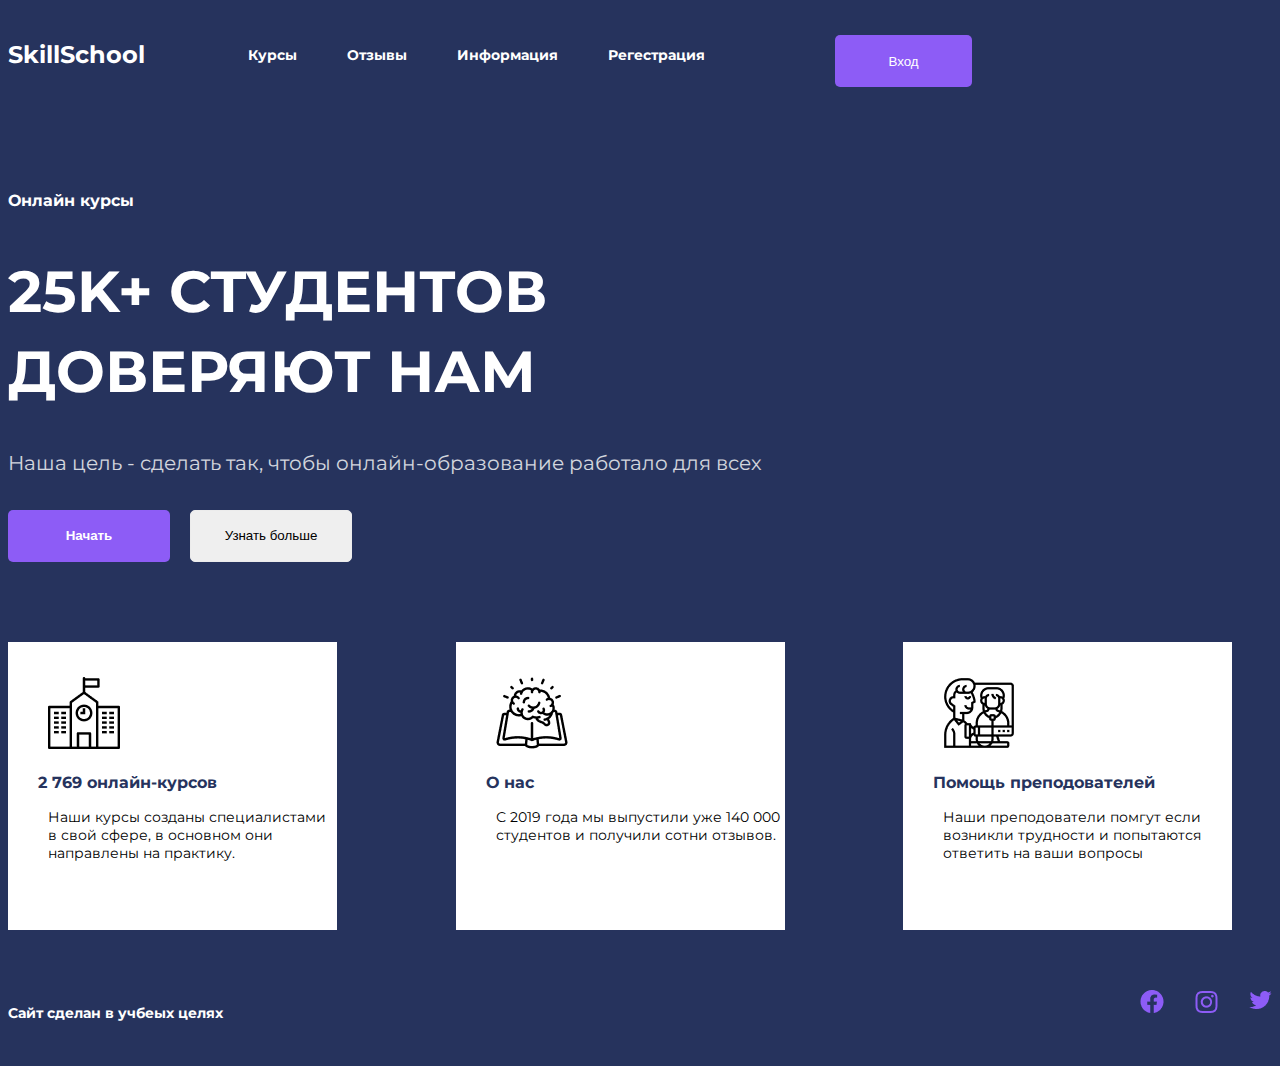
<file: index.html>
<!DOCTYPE html>
<html lang="en">
<head>
    <meta charset="UTF-8">
    <meta http-equiv="X-UA-Compatible" content="IE=edge">
    <meta name="viewport" content="width=device-width, initial-scale=1.0">
    <title>Главная</title>
    <link href="https://cdn.jsdelivr.net/npm/bootstrap@5.1.3/dist/css/bootstrap.min.css" rel="stylesheet" integrity="sha384-1BmE4kWBq78iYhFldvKuhfTAU6auU8tT94WrHftjDbrCEXSU1oBoqyl2QvZ6jIW3" crossorigin="anonymous">
    <link rel="stylesheet" href="   css/style.css">
    <link rel="stylesheet" href="css/adaptiv/adaptive-index.css">
</head>
<body>
    <div class="container">
        <header>
                <div class="header">
                        <div class="logo"><a href="index.html"><h3 class="logo">SkillSchool</h3></a></div>
                            <nav>
                                <div class="navlinks">
                                    <a class="links" href="html/curs.html">Курсы</a>
                                    <a class="links" href="html/reviews.html">Отзывы</a>
                                    <a class="links" href="html/info.html">Информация</a>
                                    <a class="links" href="html/formreg.html">Регестрация</a>
                                    <div class="head-btn"> <a href="html/formlog.html"><button class="join">Вход</button></a></div>
                                </div>
                        </nav>
                </div>
        </header>
    </div>
    <div class="container">
        <main>
                <div class="about-main">
                    <div class="about-text">
                        <p>Онлайн курсы</p>
                        <h1>25K+ СТУДЕНТОВ<br>ДОВЕРЯЮТ НАМ</h1>
                        <h4>Наша цель - сделать так, чтобы онлайн-образование работало для всех</h4>
                        <div class="about-btn">
                            <div class="now">
                                <a href="html/formreg.html"><button class="now-btn">Начать</button></a>
                            </div>
                            <div class="learn">
                                <a href="html/info.html"><button class="learn-btn">Узнать больше</button></a>
                            </div>
                        </div>
                    </div>
                </div>
    </div>
    
    <div class="container">
                <div class="info-bloks">
                    <div class="info">
                        <div class="info-img"><img src="img/iconcool-icon-l19.png" alt="cool-icon-l19"></div>
                        <div class="info-h3"><h3>2 769 онлайн-курсов</h3></div>
                        <div class="text-info"><p>Наши курсы созданы специалистами в свой сфере, в основном они направлены на практику.</p></div>
                    </div>
                    <div class="info">
                        <div class="info-img"><img src="img/iconcool-icon-l22.png" alt="cool-icon-l22"></div>
                        <div class="info-h3"><h3>О нас</h3></div>
                        <div class="text-info"><p>С 2019 года мы выпустили уже 140 000 студентов и получили сотни отзывов.</p></div>
                    </div>
                    <div class="info">
                        <div class="info-img"><img src="img/011-health-check-1.png" alt="011-health-check-1"></div>
                        <div class="info-h3"><h3>Помощь преподователей</h3></div>
                        <div class="text-info"><p>Наши преподователи помгут если возникли трудности и попытаются  ответить на ваши вопросы</p></div>
                    </div>
                </div>
    </div>
</main>
    <div class="container">
            <footer>
                <div class="foot">
                <div class="text-footer">
                    <h3>Сайт сделан в учбеых целях</h3>
                </div>
                <div class="social-links">
                        <div class="social"><a href=""><img src="img/facebooksec-.png" alt="facebook"></a></div>
                        <div class="social"><a href=""><img src="img/ant-design_instagram-outlined.png" alt="instagram"></a></div>
                        <div class="social"><a href=""><img src="img/ant-design_twitter-outlined.png" alt="twitter"></a></div>
                </div>
            </div>
            </footer>
    </div>
</body>

</html>
</file>
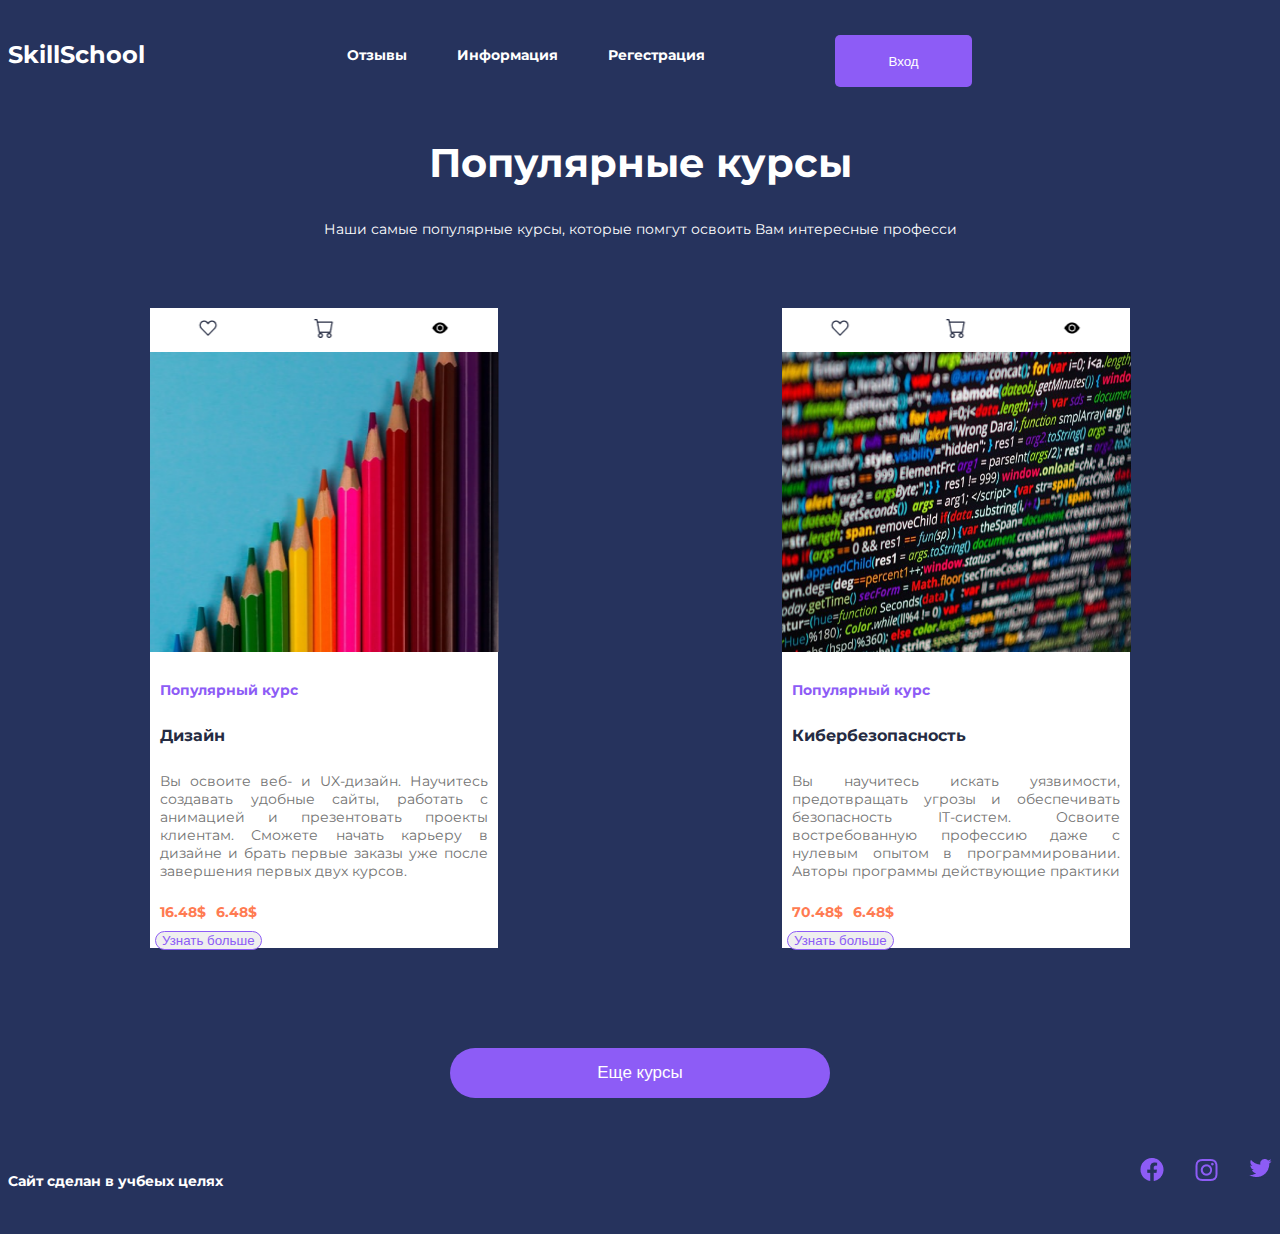
<file: html/curs.html>
<!DOCTYPE html>
<html lang="en">
<head>
    <meta charset="UTF-8">
    <meta http-equiv="X-UA-Compatible" content="IE=edge">
    <meta name="viewport" content="width=device-width, initial-scale=1.0">
    <title>Курсы</title>
    <link href="https://cdn.jsdelivr.net/npm/bootstrap@5.1.3/dist/css/bootstrap.min.css" rel="stylesheet" integrity="sha384-1BmE4kWBq78iYhFldvKuhfTAU6auU8tT94WrHftjDbrCEXSU1oBoqyl2QvZ6jIW3" crossorigin="anonymous">
    <link rel="stylesheet" href="../css/curs.css">
    <link rel="stylesheet" href="../css/adaptiv/adaptive-curs.css">
</head>
<body>
    <div class="container">
        <header>
                <div class="header">
                    <div class="logo"><a href="../index.html"><h3 class="logo">SkillSchool</h3></a></div>
                    <nav>
                        <div class="navlinks">
                            <a class="links" href="reviews.html">Отзывы</a>
                            <a class="links" href="info.html">Информация</a>
                            <a class="links" href="formreg.html">Регестрация</a>
                            <div class="head-btn"> <a href="formlog.html"><button class="join">Вход</button></a></div>
                        </div>
                    </nav>
                </div>
        </header>
    </div>
<main>
            <div class="curs-main">
                <div class="curs-text">
                    <h2>Популярные курсы</h2>
                    <p>Наши самые популярные курсы, которые помгут освоить Вам интересные професси</p>
                </div>
                <div class="curs-block">
                    <div class="curs-info-block">
                        <div class="wrapper-img">
                            <div class="vector-icons">
                                <div><a href=""><img src="../img/like.png" alt=""></a></div>
                                <div><a href=""><img src="../img/basket.png" alt=""></a></div>
                                <div><a href=""><img src="../img/check.png" alt=""></a></div>
                            </div>
                            <img src="../img/Disain.png" alt="">
                        </div>
                            <div class="curs-main-block">
                                <div class="curs-text-info">
                                    <h4>Популярный курс</h4>
                                    <h5>Дизайн</h5>
                                    <p>Вы освоите веб- и UX-дизайн. Научитесь создавать удобные сайты, работать с анимацией и презентовать проекты клиентам. Сможете начать карьеру в дизайне и брать первые заказы уже после завершения первых двух курсов.</p>
                                    <div class="sell">
                                        <div class="sell-h1"><h1>16.48$</h1></div>
                                        <div class="sell-h1"><h1>6.48$</h1></div>
                                    </div>
                                    <div class="button">
                                        <a href=""><button class="btn">Узнать больше</button></a>
                                    </div>
                                </div>
                            </div>
                    </div>
                            
                    <div class="curs-info-block">
                        <div class="wrapper-img">
                            <div class="vector-icons">
                                <div><a href=""><img src="../img/like.png" alt=""></a></div>
                                <div><a href=""><img src="../img/basket.png" alt=""></a></div>
                                <div><a href=""><img src="../img/check.png" alt=""></a></div>
                            </div>
                            <img src="../img/cyber.jpg" alt="">
                        </div>
                            <div class="curs-main-block">
                                <div class="curs-text-info">
                                    <h4>Популярный курс</h4>
                                    <h5>Кибербезопасность</h5>
                                    <p>Вы научитесь искать уязвимости, предотвращать угрозы и обеспечивать безопасность IT-систем. Освоите востребованную профессию даже с нулевым опытом в программировании. Авторы программы действующие практики</p>
                                    <div class="sell">
                                        <div class="sell-h1"><h1>70.48$</h1></div>
                                        <div class="sell-h1"><h1>6.48$</h1></div>
                                    </div>
                                    <div class="button">
                                        <a href=""><button class="btn">Узнать больше</button></a>
                                    </div>
                                </div>
                            </div>
                    </div>
                                </div>
                            </div>
                        </div>
            </div>
            <div class="btn-more">
            <button class="btn-curs">Еще курсы</button>
            </div>
</main>
    <div class="container">
        <footer>
        <div class="foot">
            <div class="text-footer">
                <h3>Сайт сделан в учбеых целях</h3>
            </div>
            <div class="social-links">
                    <div class="social"><a href=""><img src="../img/facebooksec-.png" alt=""></a></div>
                    <div class="social"><a href=""><img src="../img/ant-design_instagram-outlined.png" alt=""></a></div>
                    <div class="social"><a href=""><img src="../img/ant-design_twitter-outlined.png" alt=""></a></div>
            </div>
        </div>
        </footer>
    </div>
</div>
</body>
</file>
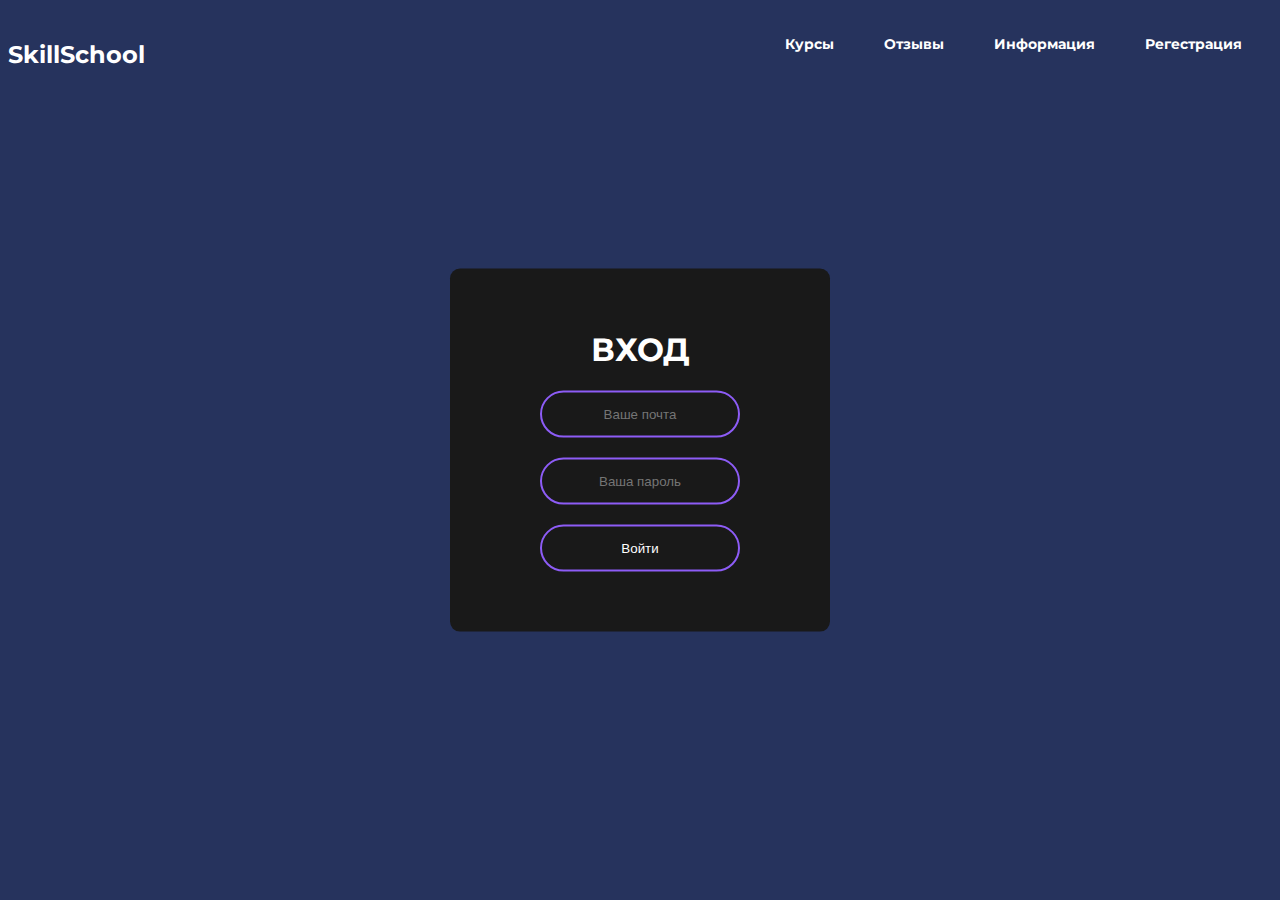
<file: html/formlog.html>
<meta charset="UTF-8">
<html lang="en"></html>
<meta http-equiv="X-UA-Compatible" content="IE=edge">
<meta name="viewport" content="width=device-width, initial-scale=1.0">
<title>Вход</title>
<link href="https://cdn.jsdelivr.net/npm/bootstrap@5.1.3/dist/css/bootstrap.min.css" rel="stylesheet" integrity="sha384-1BmE4kWBq78iYhFldvKuhfTAU6auU8tT94WrHftjDbrCEXSU1oBoqyl2QvZ6jIW3" crossorigin="anonymous">
<link rel="stylesheet" href="../css/log.css">
<link rel="stylesheet" href="../css/adaptiv/adaptiv-log.css">
</head>
<body>
<div class="container">
    <header>
            <div class="header">
                <div class="logo"><a href="../index.html"><h3 class="logo">SkillSchool</h3></a></div>
                <nav>
                    <div class="navlinks">
                        <a class="links" href="reviews.html">Курсы</a>
                        <a class="links" href="reviews.html">Отзывы</a>
                        <a class="links" href="info.html">Информация</a>
                        <a class="links" href="formreg.html">Регестрация</a>
                    </div>
                </nav>
            </div>
    </header>
</div>
        </header>
        </div>
	<div class="container">
        <main>
	<form class="box">
		<h1>Вход</h1>
		<input class="email" type="email" name="" placeholder="Ваше почта">
		<input class="password" type="password" name="" placeholder="Ваша пароль">
		<input class="button" type="submit" name="" value="Войти">
	</form>
</main>
	</div>
</body>
</html>
</file>
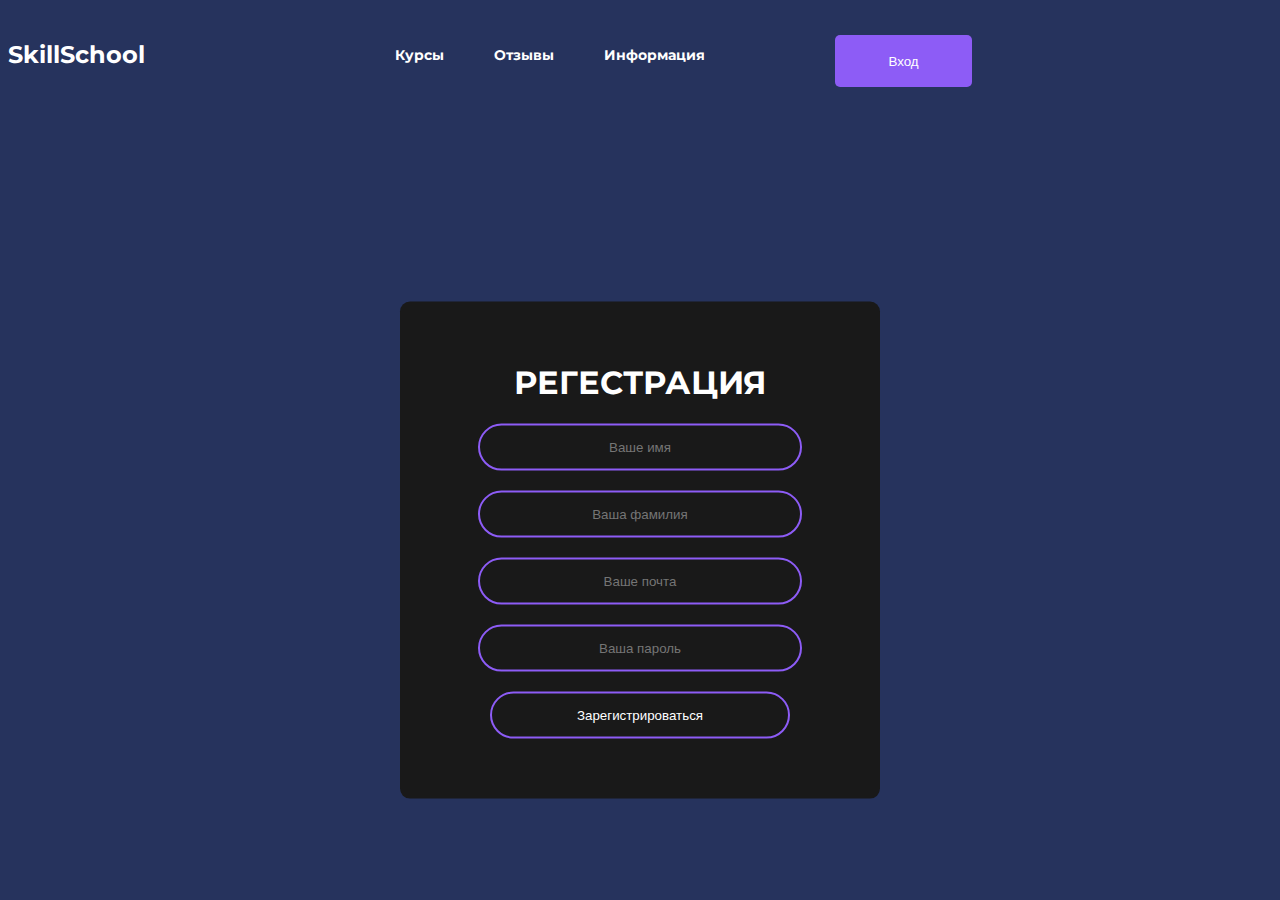
<file: html/formreg.html>
<!DOCTYPE html>
<meta charset="UTF-8">
<meta http-equiv="X-UA-Compatible" content="IE=edge">
<meta name="viewport" content="width=device-width, initial-scale=1.0">
<title>Document</title>
<link href="https://cdn.jsdelivr.net/npm/bootstrap@5.1.3/dist/css/bootstrap.min.css" rel="stylesheet" integrity="sha384-1BmE4kWBq78iYhFldvKuhfTAU6auU8tT94WrHftjDbrCEXSU1oBoqyl2QvZ6jIW3" crossorigin="anonymous">
<link rel="stylesheet" href="../css/reg.css">
<link rel="stylesheet" href="../css/adaptiv/adaptiv-reg.css">
</head>
<body>
<div class="container">
    <header>
            <div class="header">
                <div class="logo"><a href="../index.html"><h3 class="logo">SkillSchool</h3></a></div>
                <nav>
                    <div class="navlinks">
                        <a class="links" href="curs.html">Курсы</a>
                        <a class="links" href="reviews.html">Отзывы</a>
                        <a class="links" href="info.html">Информация</a>
                        <div class="head-btn"> <a href="formlog.html"><button class="join">Вход</button></a></div>
                    </div>
                </nav>
            </div>
    </header>
</div>
	<div class="container">
        <main>
	<form class="box">
		<h1>Регестрация</h1>
        <input class="name" type="name" name="name" placeholder="Ваше имя">
        <input class="name" type="name" name="surname" placeholder="Ваша фамилия">
		<input class="email" type="email" name="email" placeholder="Ваше почта">
		<input class="password" type="password" name="password" placeholder="Ваша пароль">
		<input class="but" type="submit" name="btn" value="Зарегистрироваться">
	</form>
</main>
	</div>

</body>
</html>
</file>
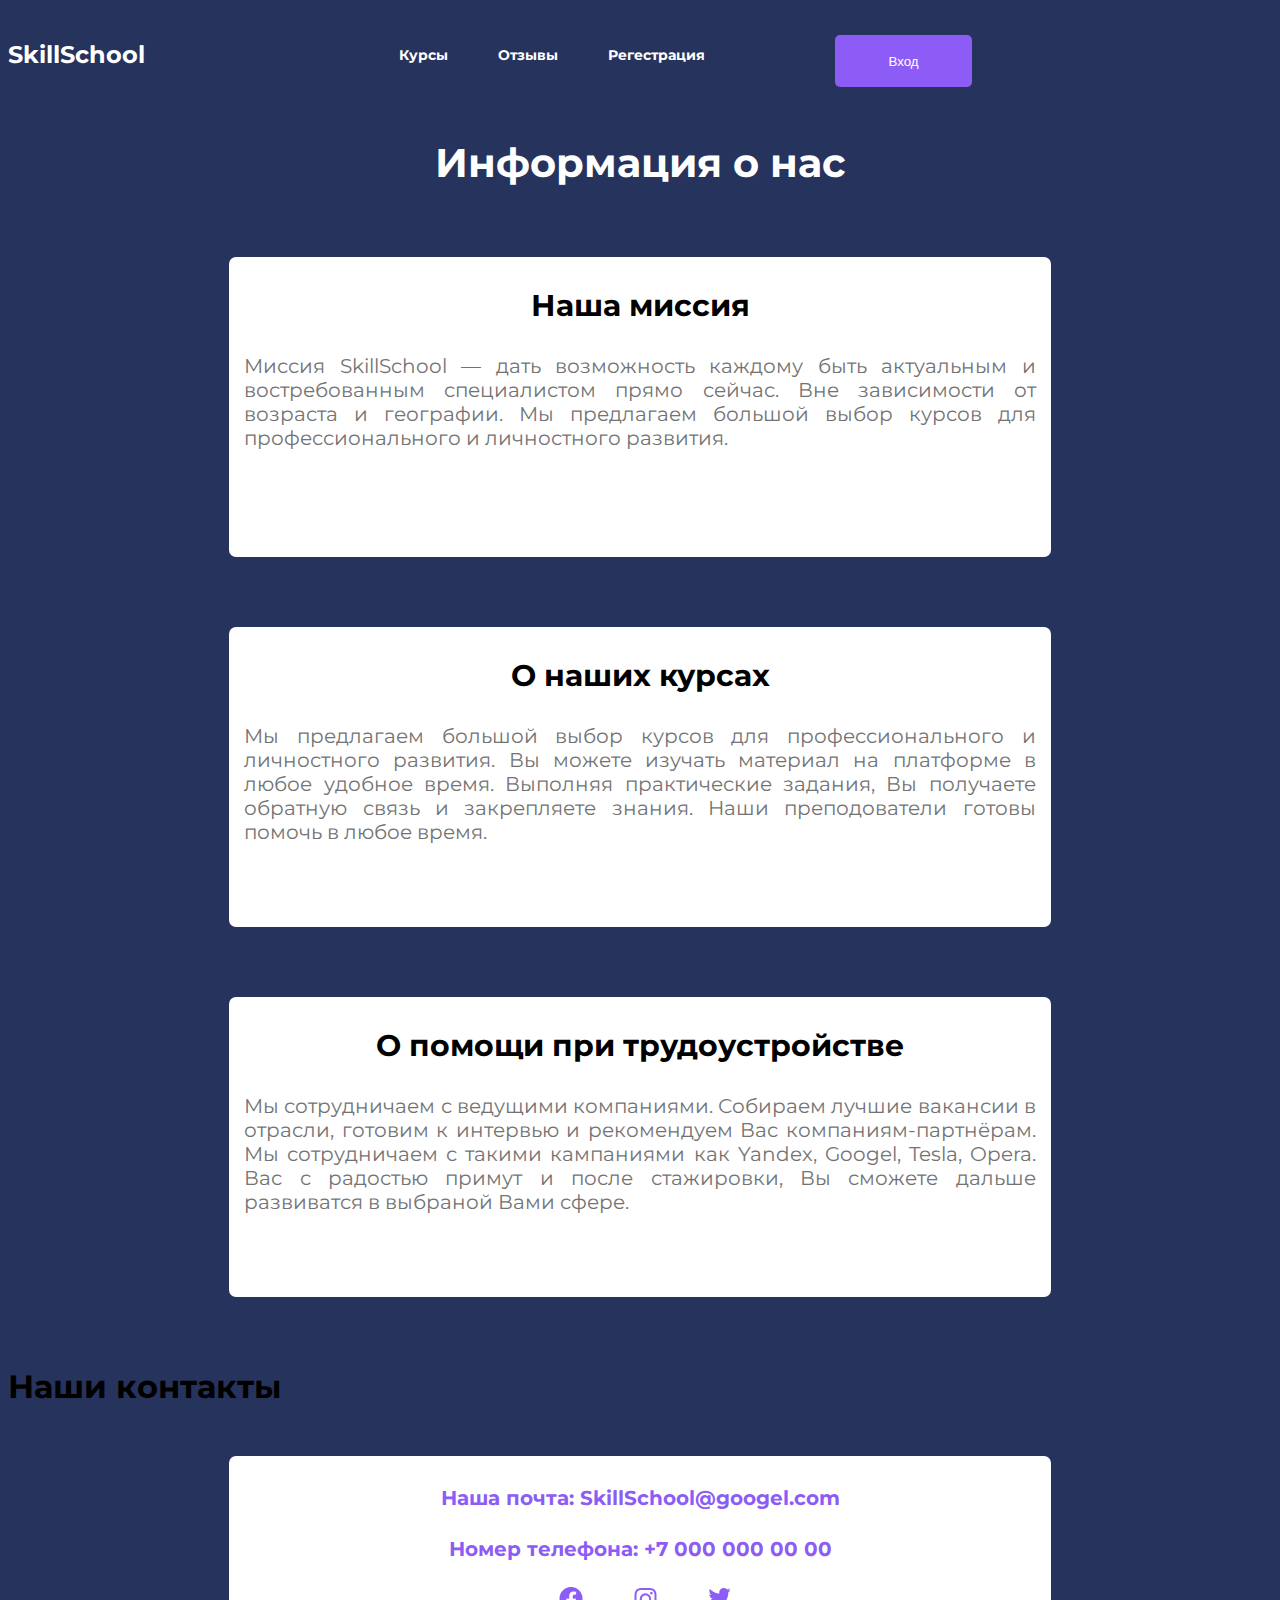
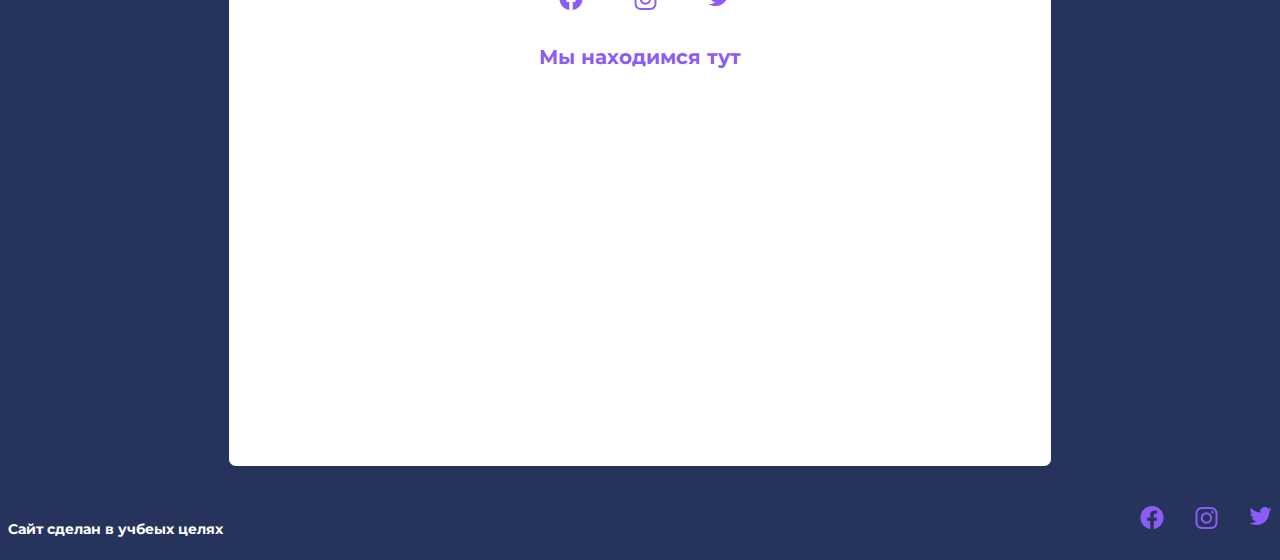
<file: html/info.html>
<!DOCTYPE html>
<html lang="en">
<head>
    <meta charset="UTF-8">
    <meta http-equiv="X-UA-Compatible" content="IE=edge">
    <meta name="viewport" content="width=device-width, initial-scale=1.0">
    <title>Информация</title>
    <link href="https://cdn.jsdelivr.net/npm/bootstrap@5.1.3/dist/css/bootstrap.min.css" rel="stylesheet" integrity="sha384-1BmE4kWBq78iYhFldvKuhfTAU6auU8tT94WrHftjDbrCEXSU1oBoqyl2QvZ6jIW3" crossorigin="anonymous">
    <link rel="stylesheet" href="../css/info.css">
    <link rel="stylesheet" href="../css/adaptiv/adaptiv-info.css">
</head>
<body>
    <div class="container">
        <header>
                <div class="header">
                    <div class="logo"><a href="../index.html"><h3 class="logo">SkillSchool</h3></a></div>
                    <nav>
                        <div class="navlinks">
                            <a class="links" href="curs.html">Курсы</a>
                            <a class="links" href="reviews.html">Отзывы</a>
                            <a class="links" href="formreg.html">Регестрация</a>
                            <div class="head-btn"> <a href="formlog.html"><button class="join">Вход</button></a></div>
                        </div>
                    </nav>
                </div>
        </header>
    </div>
        <main>
            <div class="main-info">
                <div class="info-blocs">
                    <h1>Информация о нас</h1>
                        <div class="info-block">
                            <div class="info-block-text">
                            <h2>Наша миссия</h2>
                            <h3>Миссия SkillSchool — дать возможность каждому быть актуальным и востребованным специалистом прямо сейчас. Вне зависимости от возраста и географии. Мы предлагаем большой выбор курсов для профессионального и личностного развития. </h3>
                            </div>
                        </div>
                        <div class="info-block">
                            <div class="info-block-text">
                            <h2>О наших курсах</h2>
                            <h3>Мы предлагаем большой выбор курсов для профессионального и личностного развития. Вы можете изучать материал на платформе в любое удобное время. Выполняя практические задания, Вы получаете обратную связь и закрепляете знания. Наши преподователи готовы помочь в любое время.</h3>
                            </div>
                        </div>
                        <div class="info-block">
                            <div class="info-block-text">
                            <h2>О помощи при трудоустройстве</h2>
                            <h3>Мы сотрудничаем с ведущими компаниями. Собираем лучшие вакансии в отрасли, готовим к интервью и рекомендуем Вас компаниям-партнёрам. Мы сотрудничаем с такими кампаниями как Yandex, Googel, Tesla, Opera. Вас с радостью примут и после стажировки, Вы сможете дальше развиватся в выбраной Вами сфере.</h3>
                            </div>
                        </div>
                </div>
                <div class="about-contacts">
                    <h1>Наши контакты</h1>
                    <div class="about-contacts-main">
                    <div class="block-social">
                        <div class="text-social">
                            <h4>Наша почта: SkillSchool@googel.com</h4>
                            <h4>Номер телефона: +7 000 000 00 00</h4>
                            <div class="social-state">
                                <div class="social-info"><a href=""><img src="../img/facebooksec-.png" alt=""></a></div>
                                <div class="social-info"><a href=""><img src="../img/ant-design_instagram-outlined.png" alt=""></a></div>
                                <div class="social-info "><a href=""><img src="../img/ant-design_twitter-outlined.png" alt=""></a></div>
                            </div>
                        </div>
                        <div class="about-ofice">
                            <h4>Мы находимся тут</h4>
                            <center><div class="map"><script type="text/javascript" charset="utf-8" async src="https://api-maps.yandex.ru/services/constructor/1.0/js/?um=constructor%3Aad19a8cc4202199293c37ead61a8b33130db89678491d6d81ddd1ce7e0b1b558&amp;width=320&amp;height=367&amp;lang=ru_RU&amp;scroll=true"></script></div></center>
                        </div>
                    </div>
            </div>
        </div>
        </main>
    </div>
    <div class="container">
        <footer>
            <div class="foot">
            <div class="text-footer">
                <h3>Сайт сделан в учбеых целях</h3>
            </div>
            <div class="social-links">
                    <div class="social"><a href=""><img src="../img/facebooksec-.png" alt=""></a></div>
                    <div class="social"><a href=""><img src="../img/ant-design_instagram-outlined.png" alt=""></a></div>
                    <div class="social"><a href=""><img src="../img/ant-design_twitter-outlined.png" alt=""></a></div>
            </div>
            </div>
        </footer>
</div>
</body>
</html>
</file>
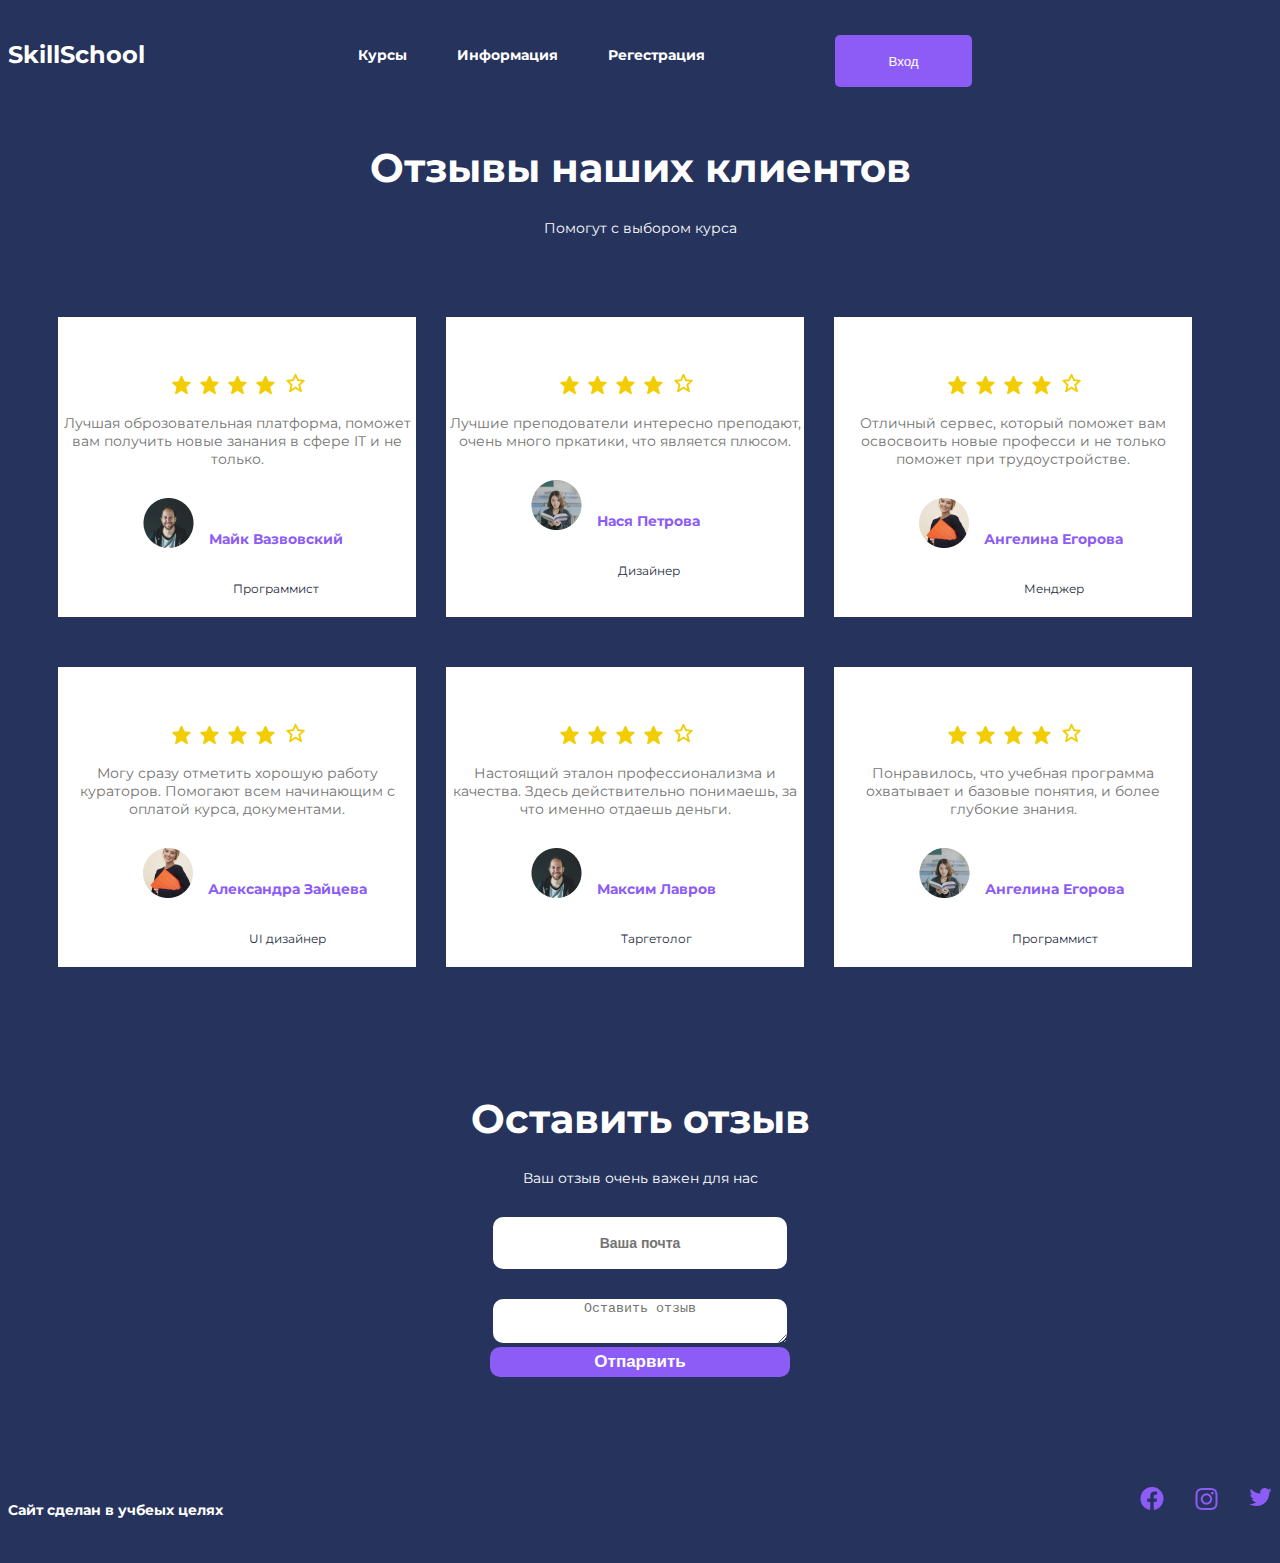
<file: html/reviews.html>
<!DOCTYPE html>
<html lang="en">
<head>
    <meta charset="UTF-8">
    <meta http-equiv="X-UA-Compatible" content="IE=edge">
    <meta name="viewport" content="width=device-width, initial-scale=1.0">
    <title>Отзывы</title>
    <link href="https://cdn.jsdelivr.net/npm/bootstrap@5.1.3/dist/css/bootstrap.min.css" rel="stylesheet" integrity="sha384-1BmE4kWBq78iYhFldvKuhfTAU6auU8tT94WrHftjDbrCEXSU1oBoqyl2QvZ6jIW3" crossorigin="anonymous">
    <link rel="stylesheet" href="../css/reviews.css">
    <link rel="stylesheet" href="../css/adaptiv/adaptive-reviews.css">
</head>
<body>
    <div class="container">
        <header>
                <div class="header">
                    <div class="logo"><a href="../index.html"><h3 class="logo">SkillSchool</h3></a></div>
                    <nav>
                        <div class="navlinks">
                            <a class="links" href="curs.html">Курсы</a>
                            <a class="links" href="info.html">Информация</a>
                            <a class="links" href="formreg.html">Регестрация</a>
                            <div class="head-btn"> <a href="formlog.html"><button class="join">Вход</button></a></div>
                        </div>
                    </nav>
                </div>
        </header>
    </div>
    <div class="container">
    <main>
                <div class="main-reviews">
                    <div class="reviews-text">
                        <h1>Отзывы наших клиентов</h1>
                        <p>Помогут с выбором курса</p>
                    </div>
                    <div class="reviews-bloks-1">
                        <div class="reviews-info">
                            <div class="star-img">
                                <img class="star" src="../img/star.png" alt="">
                                <img class="star" src="../img/star.png" alt="">
                                <img class="star" src="../img/star.png" alt="">
                                <img class="star" src="../img/star.png" alt="">
                                <img class="star" src="../img/bx-star.png" alt="">
                            </div>
                            <div class="text-reviews">
                                <p>Лучшая оброзовательная платформа, поможет вам получить новые занания в сфере IT и не только.</p>
                            </div>
                            <div class="block-man">
                            <div class="face-man">
                                <img class="face" src="../img/fac1.png" alt="">
                            </div>
                            <div class="info-man">
                                <h6>Майк Вазвовский</h6>
                                <p>Программист</p>
                            </div>
                        </div>
                        </div>
                        <div class="reviews-info">
                            <div class="star-img">
                                <img class="star" src="../img/star.png" alt="">
                                <img class="star" src="../img/star.png" alt="">
                                <img class="star" src="../img/star.png" alt="">
                                <img class="star" src="../img/star.png" alt="">
                                <img class="star" src="../img/bx-star.png" alt="">
                            </div>
                            <div class="text-reviews">
                                <p>Лучшие преподователи интересно преподают, очень много пркатики, что является плюсом.</p>
                            </div>
                            <div class="block-man">
                            <div class="face-man">
                                <img class="face" src="../img/fac2.png" alt="">
                            </div>
                            <div class="info-man">
                                <h6>Нася Петрова</h6>
                                <p>Дизайнер</p>
                            </div>
                        </div>
                        </div>
                        <div class="reviews-info">
                            <div class="star-img">
                                <img class="star" src="../img/star.png" alt="">
                                <img class="star" src="../img/star.png" alt="">
                                <img class="star" src="../img/star.png" alt="">
                                <img class="star" src="../img/star.png" alt="">
                                <img class="star" src="../img/bx-star.png" alt="">
                            </div>
                            <div class="text-reviews">
                                <p>Отличный сервес, который поможет вам освосвоить новые професси и не только поможет при трудоустройстве.</p>
                            </div>
                            <div class="block-man">
                            <div class="face-man">
                                <img class="face" src="../img/fac3.png" alt="">
                            </div>
                            <div class="info-man">
                                <h6>Ангелина Егорова</h6>
                                <p>Менджер</p>
                            </div>
                        </div>
                        </div>
                        </div>
                        <div class="reviews-bloks-2">
                            <div class="reviews-info">
                                <div class="star-img">
                                    <img class="star" src="../img/star.png" alt="">
                                    <img class="star" src="../img/star.png" alt="">
                                    <img class="star" src="../img/star.png" alt="">
                                    <img class="star" src="../img/star.png" alt="">
                                    <img class="star" src="../img/bx-star.png" alt="">
                                </div>
                                <div class="text-reviews">
                                    <p>Могу сразу отметить хорошую работу кураторов. Помогают всем начинающим с оплатой курса, документами.</p>
                                </div>
                                <div class="block-man">
                                <div class="face-man">
                                    <img class="face" src="../img/fac3.png" alt="">
                                </div>
                                <div class="info-man">
                                    <h6>Александра Зайцева</h6>
                                    <p>UI дизайнер</p>
                                </div>
                            </div>
                            </div>
                            <div class="reviews-info">
                                <div class="star-img">
                                    <img class="star" src="../img/star.png" alt="">
                                    <img class="star" src="../img/star.png" alt="">
                                    <img class="star" src="../img/star.png" alt="">
                                    <img class="star" src="../img/star.png" alt="">
                                    <img class="star" src="../img/bx-star.png" alt="">
                                </div>
                                <div class="text-reviews">
                                    <p>Настоящий эталон профессионализма и качества. Здесь действительно понимаешь, за что именно отдаешь деньги.</p>
                                </div>
                                <div class="block-man">
                                <div class="face-man">
                                    <img class="face" src="../img/fac1.png" alt="">
                                </div>
                                <div class="info-man">
                                    <h6>Максим Лавров</h6>
                                    <p>Таргетолог</p>
                                </div>
                            </div>
                            </div>
                            <div class="reviews-info">
                                <div class="star-img">
                                    <img class="star" src="../img/star.png" alt="">
                                    <img class="star" src="../img/star.png" alt="">
                                    <img class="star" src="../img/star.png" alt="">
                                    <img class="star" src="../img/star.png" alt="">
                                    <img class="star" src="../img/bx-star.png" alt="">
                                </div>
                                <div class="text-reviews">
                                    <p>Понравилось, что учебная программа охватывает и базовые понятия, и более глубокие знания.</p>
                                </div>
                                <div class="block-man">
                                <div class="face-man">
                                    <img class="face" src="../img/fac2.png" alt="">
                                </div>
                                <div class="info-man">
                                    <h6>Ангелина Егорова</h6>
                                    <p>Программист</p>
                                </div>
                            </div>
                            </div>
                            </div>
                        </div>

                        <div class="massage-feedback">
                            <div class="massage-text">
                                <h1>Оставить отзыв</h1>
                                <p>Ваш отзыв очень важен для нас</p>
                            </div>
                            <form class="box">
                                <div class="email"><input class="but" type="email" name="email" placeholder="Ваша почта"></div>
                                <div class="texting"><textarea name="name" class="text-rew"  cols="70" placeholder="Оставить отзыв"></textarea></div>
                                <div class="massege"><input class="button" type="submit" name="massege" value="Отпарвить"></div>
                            </form>
                        </div>

                </div>
    </main>
        <div class="container">
            <footer>
                <div class="foot">
                <div class="text-footer">
                    <h3>Сайт сделан в учбеых целях</h3>
                </div>
                <div class="social-links">
                        <div class="social"><a href=""><img src="../img/facebooksec-.png" alt=""></a></div>
                        <div class="social"><a href=""><img src="../img/ant-design_instagram-outlined.png" alt=""></a></div>
                        <div class="social"><a href=""><img src="../img/ant-design_twitter-outlined.png" alt=""></a></div>
                </div>
            </div>
            </footer>
    </div>
</body>
</html>
</file>
<file: css/style.css>
@import url('https://fonts.googleapis.com/css2?family=Montserrat:ital,wght@0,300;1,100&display=swap');
body{
    background-color: #26335D;
    font-family: 'Montserrat', sans-serif;
}
.header{

    display: flex;
    justify-content: space-between;
    margin-top: 30px;
}
.logo{
    color: white;
    font-weight: 700;
    font-size: 24px;
    margin-top: 5px;
}
.logo a{
    text-decoration: none;
}
.navlinks{
    display: flex;
    flex-direction: row;
    align-items: center;
    margin-top: 5px;
}
.links{
    color: white;
    text-decoration: none;
    padding-left: 20px;
    font-size: 14px;
    font-weight: 700;
    margin-right: 30px;
    margin-bottom: 13px;
}
.links:hover{
    color: #8D5CF6;
}

.head-btn{
    padding-left: 100px;
}

.join{
    background: #8D5CF6;
    border-radius: 5px;
    border: none;
    width: 137px;
    height: 52px;
    color: white;
    text-align: center;
    text-decoration: none;
    margin-right: 300px;
    
}
.join:hover{
        background-color: white;
        color: #8D5CF6;
}
.about-main{
    display: flex;
    flex-direction: column;
    align-items: flex-start;
    padding: 80px 0px;
}
.about-text p{
    font-weight: bold;
    font-size: 16px;
    line-height: 24px;
    color: white;
}
.about-text h1{
    font-weight: bold;
    font-size: 58px;
    line-height: 80px;
    color: white;
}
.about-text h4{
    font-weight: normal;
    font-size: 20px;
    color: white;
    margin: 35px 0px;
    opacity: 0.8;
}
.about-btn{
    display: flex;
}
.now-btn{
    background: #8D5CF6;
    border-radius: 5px;
    border: none;
    height: 52px;
    width: 162px; 
    color: white;
    font-weight: 700;
    text-align: center;
}
.now-btn:hover{
    background-color: white;
    color: #8D5CF6;
}
.learn{
    padding-left: 20px;
}
.learn-btn{ 
    border: 1px solid #ECECEC;
    border-radius: 5px;
    height: 52px;
    width: 162px;
}
.learn-btn:hover{
    background-color: #8D5CF6;
    color: white;
    border: none;
    font-weight: 700;
}

.info-bloks{
    display: flex;  
    justify-content: space-between;
}
.info{
    align-items: flex-start;
    background-color: white;
    width: 329px;
    height: 288px;
    margin-right: 40px;
}
.info-img{
    margin-top: 35px;
    padding-left: 40px;
}
.info-h3{
    padding-left: 30px;
    margin-top: 20px;
    color: #26335D;
}
.info-h3 h3{
    font-weight: bold;
    font-size: 16px;
}
.text-info{
    padding-left: 40px;
}
.text-info p{   
    font-weight: 400;
    font-size: 14px;
    color: black;
}
.texting{
    width: 200px;
    height: 100px;
    margin: 0 auto;
    justify-content: center;
    text-align: center;
}

.foot{
    display: flex;
    justify-content: space-between;
    margin: 60px 0px 30px 0px
}
.text-footer h3{
    color: white;
    font-size: 14px;
    font-weight: 700;
}
.social-links{
    display: flex;
}
.social{
    padding-left: 30px;
}
.social h1{
    padding-left: 5px;
    font-size: 16px;
}
</file>
<file: css/adaptiv/adaptive-index.css>
@media (max-width: 993px){
        .about-main{
            padding: 0 auto;
            align-items: center;
            }
        .about-text {
            text-align: center;
            padding: 0 auto;
            justify-content: center;
            align-items: center;
        }
        .about-btn{
            align-items: center;
            padding: 0 auto;
            justify-content: center;
        }
        .info-bloks{
            display: flex;
            justify-content: center;
            flex-direction: column;
        }
        .info{
            margin-left: 20px;  
            margin: 0 auto;
            margin-top: 20px;
        }
        .header{
            display: flex;
            flex-direction: column;
        }
        .logo{
            margin: 0 auto;
            text-align: center;
        }
        .navlinks{
            display: flex;
            flex-direction: column;
            justify-content: center;
            padding-top: 10px;
        }
        .links{
            margin-top: 3px;
        }
        .join{
            margin-right: 105px;
            margin-top: 10px;
            max-height: 40px;
            max-width: 100px;
        }
        .foot{
            display: flex;
            justify-content: space-around;
            margin: 60px 0px 30px 0px;
        }
    }
    @media (max-width: 789px){
        .about-main{
            padding: 0 auto;
            align-items: center;
            }
        .about-text {
            text-align: center;
            padding: 0 auto;
            justify-content: center;
            align-items: center;
        }
        .about-btn{
            align-items: center;
            padding: 0 auto;
            justify-content: center;
        }
        .info-bloks{
            display: flex;
            justify-content: center;
            flex-direction: column;
        }
        .info{
            margin-left: 20px;  
            margin: 0 auto;
            margin-top: 20px;
        }
        .header{
            display: flex;
            flex-direction: column;
        }
        .logo{
            margin: 0 auto;
            text-align: center;
        }
        .navlinks{
            display: flex;
            flex-direction: column;
            justify-content: center;
            padding-top: 10px;
        }
        .links{
            margin-top: 3px;
        }
        .join{
            margin-right: 105px;
            margin-top: 10px;
            max-height: 40px;
            max-width: 100px;
        }
        .foot{
            display: flex;
            justify-content: space-around;
            margin: 60px 0px 30px 0px;
        }
    }
@media (max-width: 576px){
    .about-text h1{
        font-size: 40px;
        line-height: 60px;
    }
    .about-text h4{
        font-size: 30px;
    }
}
</file>
<file: css/curs.css>
@import url('https://fonts.googleapis.com/css2?family=Montserrat:ital,wght@0,300;1,100&display=swap');
body{
    background-color: #26335D;
    font-family: 'Montserrat', sans-serif;
}
.header{

    display: flex;
    justify-content: space-between;
    margin-top: 30px;
}
.logo{
    color: white;
    font-weight: 700;
    font-size: 24px;
    margin-top: 5px;
}
.logo a{
    text-decoration: none;
}
.navlinks{
    display: flex;
    flex-direction: row;
    align-items: center;
    margin-top: 5px;
}
.links{
    color: white;
    text-decoration: none;
    padding-left: 20px;
    font-size: 14px;
    font-weight: 700;
    margin-right: 30px;
    margin-bottom: 13px;
}
.links:hover{
    color: #8D5CF6;
}

.head-btn{
    padding-left: 100px;
}

.join{
    background: #8D5CF6;
    border-radius: 5px;
    border: none;
    width: 137px;
    height: 52px;
    color: white;
    text-align: center;
    text-decoration: none;
    margin-right: 300px;
    
}
.join:hover{
        background-color: white;
        color: #8D5CF6;
}   
.curs-main{
    margin-top: 45px;   
}
.curs-text{
    text-align: center;
    margin-bottom: 70px;
}
.curs-text h2{
    font-size: 40px;
    font-weight: bold;
    color: white;
}
.curs-text p{
    font-size: 14px;
    color: white;
}
.curs-block{
    display: flex;
    justify-content: space-around;
}
.wrapper-img img{
    width: 349px;
    height: 300px;
}
.curs-info-block{
    width: 348px;
    height: 640px;
    background-color: white;    
}
.curs-text-info{
    margin: 25px 0px 10px 0px;
}
.curs-text-info h4{
    margin-left: 10px;
    color: #8D5CF6;
    font-size: 14px;
    font-weight: bold;
}
.curs-text-info h5{
    font-weight: bold;
    font-size: 16px;
    color: #252B42;
    margin-left: 10px;
}
.curs-text-info p{
    font-size: 14px;
    color: #737373;;
    margin-left: 10px;
    text-align: justify;
    margin-right: 10px;
}
.sell{
    display: flex;
}
.sell-h1 h1{
    font-size: 14px;
    margin-left: 5px;
    padding-left: 5px;
    color: #FF7B52;
}
.btn{
    border: 1px solid #8D5CF6;
    border-radius: 37px;
    color: #8D5CF6;
}
.btn:hover{
    background-color: #8D5CF6;
    color: white;
}
.button{
    margin-left: 5px;
}
.vector-icons{
    display: flex;
    justify-content: space-around;
}
.vector-icons img{
    width: 40px;
    height: 40px;
}
.btn-more{
    margin-top: 100px;
    text-align: center;
}
.btn-curs{
    width: 30%;
    border-radius: 30px;
    background-color: #8D5CF6;
    color: white;
    font-size: 17px;
    border: none;
    height: 50px;
}
.btn-curs:hover{
    background-color: white;
    color: #8D5CF6;
}
.foot{
    display: flex;
    justify-content: space-between;
    margin: 60px 0px 30px 0px;
}
.text-footer h3{
    color: white;
    font-size: 14px;
    font-weight: 700;
}
.social-links{
    display: flex;
}
.social{
    padding-left: 30px;
}
.social h1{
    padding-left: 5px;
    font-size: 16px;
}
</file>
<file: css/adaptiv/adaptive-curs.css>
@media (max-width: 993px){
    .logo{
        margin: 0 auto;
    }
    .header{
        display: flex;
        flex-direction: column;
    }
    .navlinks{
        display: flex;
        flex-direction: column;
        justify-content: center;
        padding-top: 10px;
    }
    .links{
        margin-top: 3px;
    }
    .join{
        margin-right: 105px;
        margin-top: 10px;
        max-height: 40px;
        max-width: 100px;
    }
    .foot{
        display: flex;
        justify-content: space-around;
        margin: 60px 0px 30px 0px;
    }
    .curs-block{
        display: flex;
        justify-content: center;
        flex-direction: column;
    }
    .curs-info-block{
        justify-self: center;
        margin: 0 auto;
        margin-top: 40px;
    }
    }
</file>
<file: css/log.css>
@import url('https://fonts.googleapis.com/css2?family=Montserrat:ital,wght@0,300;1,100&display=swap');
body{
    background-color: #26335D;
    font-family: 'Montserrat', sans-serif;
}
.header{

    display: flex;
    justify-content: space-between;
    margin-top: 30px;
}
.logo{
    color: white;
    font-weight: 700;
    font-size: 24px;
    margin-top: 5px;
}
.logo a{
    text-decoration: none;
}
.navlinks{
    display: flex;
    flex-direction: row;
    align-items: center;
    margin-top: 5px;
}
.links{
    color: white;
    text-decoration: none;
    padding-left: 20px;
    font-size: 14px;
    font-weight: 700;
    margin-right: 30px;
    margin-bottom: 13px;
}
.links:hover{
    color: #8D5CF6;
}

.head-btn{
    padding-left: 100px;
}

.join{
    background: #8D5CF6;
    border-radius: 5px;
    border: none;
    width: 137px;
    height: 52px;
    color: white;
    text-align: center;
    text-decoration: none;
    margin-right: 300px;
    
}
.join:hover{
        background-color: white;
        color: #8D5CF6;
}	
.box {
	width: 300px;
	padding: 40px;
	position: absolute;
	top: 50%;
	left: 50%;
	transform: translate(-50%, -50%);
	background: #191919;
	text-align: center;
	border-radius: 10px;
}

.box:hover {
	width: 300px;
	padding: 40px;	
	position: absolute;
	top: 50%;
	left: 50%;
	transform: translate(-50%, -50%);
	background: #191919;
	text-align: center;
	box-shadow: 1px 1px 15px 1px black;
	transition: 0.45s;
}

.box h1 {
	color: white;
	text-transform: uppercase;
	font-weight: 500px;
}

.email{
	border: 0;
	background: none;
	display: block;
	margin: 20px auto;
	text-align: center;
	border: 2px solid #8D5CF6; 
	padding:  14px 10px;
	width: 200px;
	outline: none;
	color: white;
	border-radius: 24px;
	transition: 0.50s; 
}
.password{
	border: 0;
	background: none;
	display: block;
	margin: 20px auto;
	text-align: center;
	border: 2px solid #8D5CF6; 
	padding:  14px 10px;
	width: 200px;
	outline: none;
	color: white;
	border-radius: 24px;
	transition: 0.50s; 
}
.button {
	border: 0;
	background: none;
	display: block;
	margin: 20px auto; 
	text-align: center;
	border: 2px solid #8D5CF6;
	padding: 14px 40px; 
	width: 200px;
	outline: none;
	color: white;
	border-radius: 24px;
	transition: 0.5s;
	cursor: pointer; 
}
</file>
<file: css/adaptiv/adaptiv-log.css>
@media (max-width: 993px){
    .header{
        display: flex;
        flex-direction: column;
    }
    .logo{
        margin: 0 auto;
        text-align: center;
    }
    .navlinks{
        display: flex;
        flex-direction: column;
        justify-content: center;
        padding-top: 10px;
    }
    .links{
        margin-top: 3px;
    }
    .join{
        margin-right: 105px;
        margin-top: 10px;
        max-height: 40px;
        max-width: 100px;
    }
    .foot{
        display: flex;
        justify-content: space-around;
        margin: 60px 0px 30px 0px;
        margin-top: 500px;
    }
    .box{
        margin-top: 70px;
    }
}
</file>
<file: css/reg.css>
@import url('https://fonts.googleapis.com/css2?family=Montserrat:ital,wght@0,300;1,100&display=swap');
body{
    background-color: #26335D;
    font-family: 'Montserrat', sans-serif;
}
.header{

    display: flex;
    justify-content: space-between;
    margin-top: 30px;
}
.logo{
    color: white;
    font-weight: 700;
    font-size: 24px;
    margin-top: 5px;
}
.logo a{
    text-decoration: none;
}
.navlinks{
    display: flex;
    flex-direction: row;
    align-items: center;
    margin-top: 5px;
}
.links{
    color: white;
    text-decoration: none;
    padding-left: 20px;
    font-size: 14px;
    font-weight: 700;
    margin-right: 30px;
    margin-bottom: 13px;
}
.links:hover{
    color: #8D5CF6;
}

.head-btn{
    padding-left: 100px;
}

.join{
    background: #8D5CF6;
    border-radius: 5px;
    border: none;
    width: 137px;
    height: 52px;
    color: white;
    text-align: center;
    text-decoration: none;
    margin-right: 300px;
    
}
.join:hover{
        background-color: white;
        color: #8D5CF6;
}
.box {
	margin-top: 100px;
	width: 400px;
	padding: 40px;
	position: absolute;
	top: 50%;
	left: 50%;
	transform: translate(-50%, -50%);
	background: #191919;
	text-align: center;
	border-radius: 10px;
}

.box:hover {
	width: 400px;
	padding: 40px;
	position: absolute;
	top: 50%;
	left: 50%;
	transform: translate(-50%, -50%);
	background: #191919;
	text-align: center;
	box-shadow: 1px 1px 15px 1px black;
	transition: 0.45s;
}

.box h1 {
	color: white;
	text-transform: uppercase;
	font-weight: 500px;
}

.but{
	border: 0;
	background: none;
	display: block;
	margin: 20px auto;
	text-align: center;
	border: 2px solid #8D5CF6; 
	padding:  14px 10px;
	width: 300px;
	outline: none;
	color: white;
	border-radius: 24px;
	transition: 0.50s; 
}
.name{
	border: 0;
	background: none;
	display: block;
	margin: 20px auto;
	text-align: center;
	border: 2px solid #8D5CF6; 
	padding:  14px 10px;
	width: 300px;
	outline: none;
	color: white;
	border-radius: 24px;
	transition: 0.50s; 
}
.password{
	border: 0;
	background: none;
	display: block;
	margin: 20px auto;
	text-align: center;
	border: 2px solid #8D5CF6; 
	padding:  14px 10px;
	width: 300px;
	outline: none;
	color: white;
	border-radius: 24px;
	transition: 0.50s; 
}
.email{
	border: 0;
	background: none;
	display: block;
	margin: 20px auto;
	text-align: center;
	border: 2px solid #8D5CF6; 
	padding:  14px 10px;
	width: 300px;
	outline: none;
	color: white;
	border-radius: 24px;
	transition: 0.50s; 
}


.button {
	border: 0;
	background: none;
	display: block;
	margin: 20px auto; 
	text-align: center;
	border: 2px solid #8D5CF6;
	padding: 14px 40px; 
	width: 300px;
	outline: none;
	color: white;
	border-radius: 24px;
	transition: 0.5s;
	cursor: pointer; 
}
.foot{
    display: flex;
    justify-content: space-between;
	margin-top: 700px;
}
.text-footer h3{
    color: white;
    font-size: 14px;
    font-weight: 710;
}
.social-links{
    display: flex;
}
.social{
    padding-left: 30px;
}
</file>
<file: css/adaptiv/adaptiv-reg.css>
@media (max-width: 993px){
    .header{
        display: flex;
        flex-direction: column;
    }
    .logo{
        margin: 0 auto;
        text-align: center;
    }
    .navlinks{
        display: flex;
        flex-direction: column;
        justify-content: center;
        padding-top: 10px;
    }
    .links{
        margin-top: 3px;
    }
    .join{
        margin-right: 105px;
        margin-top: 10px;
        max-height: 40px;
        max-width: 100px;
    }
    .box{
        margin-top: 80px;
    }
}
@media (max-width: 768px){
    .box{
    margin-top: 150px;
    }
}
@media (max-width: 576px){
    .box{
        margin-top: 250px;
    }
    
}
</file>
<file: css/info.css>
@import url('https://fonts.googleapis.com/css2?family=Montserrat:ital,wght@0,300;1,100&display=swap');
body{
    background-color: #26335D;
    font-family: 'Montserrat', sans-serif;
}
.header{

    display: flex;
    justify-content: space-between;
    margin-top: 30px;
}
.logo{
    color: white;
    font-weight: 700;
    font-size: 24px;
    margin-top: 5px;
}
.logo a{
    text-decoration: none;
}
.navlinks{
    display: flex;
    flex-direction: row;
    align-items: center;
    margin-top: 5px;
}
.links{
    color: white;
    text-decoration: none;
    padding-left: 20px;
    font-size: 14px;
    font-weight: 700;
    margin-right: 30px;
    margin-bottom: 13px;
}
.links:hover{
    color: #8D5CF6;
}

.head-btn{
    padding-left: 100px;
}

.join{
    background: #8D5CF6;
    border-radius: 5px;
    border: none;
    width: 137px;
    height: 52px;
    color: white;
    text-align: center;
    text-decoration: none;
    margin-right: 300px;
    
}
.join:hover{
        background-color: white;
        color: #8D5CF6;
}   
.info-blocs{
    margin-top: 45px;
}
.info-blocs h1{
    font-size: 40px;
    color: white;
    font-weight: 700px;
    text-align: center;
}
.info-block{
    width: 65%;
    height: 300px;
    background-color: white;
    justify-content: center;
    display: flex;
    margin: 70px auto;
    border-radius: 7px;
    box-shadow: 100% rgba(0, 0, 0, .2);
}
.info-block:hover{
    transform: scale(1.2);
}
.info-blocs h2{
    font-size: 30px;
    text-align: center;
    margin-top: 30px;
    font-weight: 700;
}
.info-blocs h3{
    color: #737373;
    font-size: 20px;
    font-weight: 400;
    padding: 5px 15px 0px 15px;
    text-align: justify;
    color: #737373;
}
.about-contacts-main{
    margin-top: 50px;
    display: flex;
    justify-content: space-around;
}
.block-social{
    width: 65%;
    background-color: white;
    height: 610px;
    text-align: center;
    border-radius: 7px;
    box-shadow: 100% rgba(0, 0, 0, .2); 
}
.text-social{
    margin-top: 30px;
}
.text-social h4{
    font-size: 20px;
    color: #8D5CF6;
    font-weight: 700;
}
.social-state{
    display: flex;
    text-align: center;
    margin: 0 auto;
    justify-content: center;
    margin-top: 10px;
}
.social-info{
    padding-right: 20px;
    padding-left: 30px;
}
.about-ofice{
    margin-top: 30px;
}
.about-ofice h4{
    font-size: 20px;
    color: #8D5CF6;
    font-weight: 700;
}
.map{
   margin-top: 30px;    
}
.foot{
    display: flex;
    justify-content: space-between;
    margin-top: 40px;
}
.text-footer h3{
    color: white;
    font-size: 14px;
    font-weight: 700;
}
.social-links{
    display: flex;
}
.social{
    padding-left: 30px;
}
.social h1{
    padding-left: 5px;
    font-size: 16px;
}
</file>
<file: css/adaptiv/adaptiv-info.css>
@media (max-width: 993px){
    .header{
        display: flex;
        flex-direction: column;
    }
    .logo{
        margin: 0 auto;
        text-align: center;
    }
    .navlinks{
        display: flex;
        flex-direction: column;
        justify-content: center;
        padding-top: 10px;
    }
    .links{
        margin-top: 3px;
    }
    .join{
        margin-right: 105px;
        margin-top: 10px;
        max-height: 40px;
        max-width: 100px;
    }
    .foot{
        display: flex;
        justify-content: space-around;
        margin: 60px 0px 30px 0px;
    }
}
@media (max-width: 789px){
    .info-block{
        height: 400px;
    }
}
@media (max-width: 576px){
    .about-contacts{
        height: 600px;
        width: 100%;
        margin: 0 auto;
    }
    .foot{
        display: flex;
        justify-content: space-around;
        margin-top: 150px;
        width: 109%;
    }
    .block-social{
        height: 450px;
        width: 100%;
    }
}
</file>
<file: css/reviews.css>
@import url('https://fonts.googleapis.com/css2?family=Montserrat:ital,wght@0,300;1,100&display=swap');
body{
    background-color: #26335D;
    font-family: 'Montserrat', sans-serif;
}
.header{

    display: flex;
    justify-content: space-between;
    margin-top: 30px;
}
.logo{
    color: white;
    font-weight: 700;
    font-size: 24px;
    margin-top: 5px;
}
.logo a{
    text-decoration: none;
}
.navlinks{
    display: flex;
    flex-direction: row;
    align-items: center;
    margin-top: 5px;
}
.links{
    color: white;
    text-decoration: none;
    padding-left: 20px;
    font-size: 14px;
    font-weight: 700;
    margin-right: 30px;
    margin-bottom: 13px;
}
.links:hover{
    color: #8D5CF6;
}

.head-btn{
    padding-left: 100px;
}

.join{
    background: #8D5CF6;
    border-radius: 5px;
    border: none;
    width: 137px;
    height: 52px;
    color: white;
    text-align: center;
    text-decoration: none;
    margin-right: 300px;
    
}
.join:hover{
        background-color: white;
        color: #8D5CF6;
}
.main-reviews{
    margin: 50px;
}
.reviews-text{
    text-align: center;
    margin-bottom: 80px;
}
.reviews-text h1{
    color: white;
    font-size: 40px;
    font-weight: 700;
}
.reviews-text p{
    color: white;
    font-size: 14px;
    font-weight: 400;
}
.reviews-bloks-1{
    display: flex;
    justify-content: space-around;
}
.reviews-info{
    background-color: white;
    margin-right: 30px;
    text-align: center;
    width: 400px;
    height: 300px;
}
.reviews-info:hover{
    transform: scale(1.2);
    margin-top: 10px;
}
.star-img{
    margin-top: 55px;
}
.star{
    padding-left: 5px;
}
.text-reviews{
    margin-top: 15px;
}
.text-reviews p{
    font-size: 14px;
    font-weight: 400px;
    color: #737373;
}
.block-man{ 
    display: flex;
    text-align: center;
    margin-top: 30px;
    margin-left: 85px;
}
.face-man{
    margin-right: 15px;
}
.info-man h6{
    font-size: 14px;
    font-weight: 700;
    color: #8D5CF6;
}
.info-man p{
    font-size: 12px;
    font-weight: 400;
    color: #252B42;
}
.reviews-bloks-2{
    display: flex;
    justify-content: space-around;
    margin-top: 50px;
}
.massage-feedback{
    padding: 50px 0px;
}
.massage-text{
    text-align: center ;
}
.massage-text h1{
    color: white;
    font-size: 40px;
    font-weight: 700;
}
.massage-text p{
    color: white;
    font-size: 14px;
    font-weight: 400;
}
.box{
    justify-content: center;
    text-align: center;
    justify-self: center;
}
.email{
    margin: 30px 0px 30px 0px;
}
.but{
    width: 50%;
    height: 50px;
    text-align: center;
    border-radius: 10px;
    border: none;
    color: #26335D;
    font-size: 14px;
    font-weight: 700;
}
.comment{
    border-radius: 10px;
    border: none;
    color: #26335D;
    font-size: 14px;
    font-weight: 700;
    width: 50%;
}
.text-rew{
    max-width: 50%;
    height: 40px;
    justify-content: center;
    text-align: center;
    border-radius: 10px;
    border: none;
}
.button{
    width: 300px;
    height: 30px;
    border-radius: 10px;
    border: none;
    color: white;
    background-color:#8D5CF6;
    font-size: 17px;
    font-weight: 700;
}
.button:hover{
    background-color: white;
    color: #8D5CF6;
    font-weight: 800;
}
.foot{
    display: flex;
    justify-content: space-between;
    margin: 60px 0px 30px 0px
}
.text-footer h3{
    color: white;
    font-size: 14px;
    font-weight: 700;
}
.social-links{
    display: flex;
}
.social{
    padding-left: 30px;
}
.social h1{
    padding-left: 5px;
    font-size: 16px;
}
</file>
<file: css/adaptiv/adaptive-reviews.css>
@media (max-width: 993px){
    .header{
        display: flex;
        flex-direction: column;
    }
    .logo{
        margin: 0 auto;
        text-align: center;
    }
    .navlinks{
        display: flex;
        flex-direction: column;
        justify-content: center;
        padding-top: 10px;
    }
    .links{
        margin-top: 3px;
    }
    .join{
        margin-right: 105px;
        margin-top: 10px;
        max-height: 40px;
        max-width: 100px;
    }
    .reviews-bloks-1{
        display: flex;
        flex-direction: column;
        margin: 0 auto;
        justify-content: center;
    }
    .reviews-bloks-2{
        display: flex;
        flex-direction: column;
        margin: 0 auto;
        justify-content: center;
    }
    .reviews-info{
        margin: 0 auto;
        margin-top: 30px;
    }
    .foot{
        display: flex;
        justify-content: space-around;
        margin: 60px 0px 30px 0px;
    }
}
@media (max-width: 789px){
    .reviews-bloks-1{
        display: flex;
        flex-direction: column;
        margin: 0 auto;
        justify-content: center;
    }
    .reviews-bloks-2{
        display: flex;
        flex-direction: column;
        margin: 0 auto;
        justify-content: center;
    }
    .reviews-info{
        margin: 0 auto;
        margin-top: 30px;
    }
}
</file>
